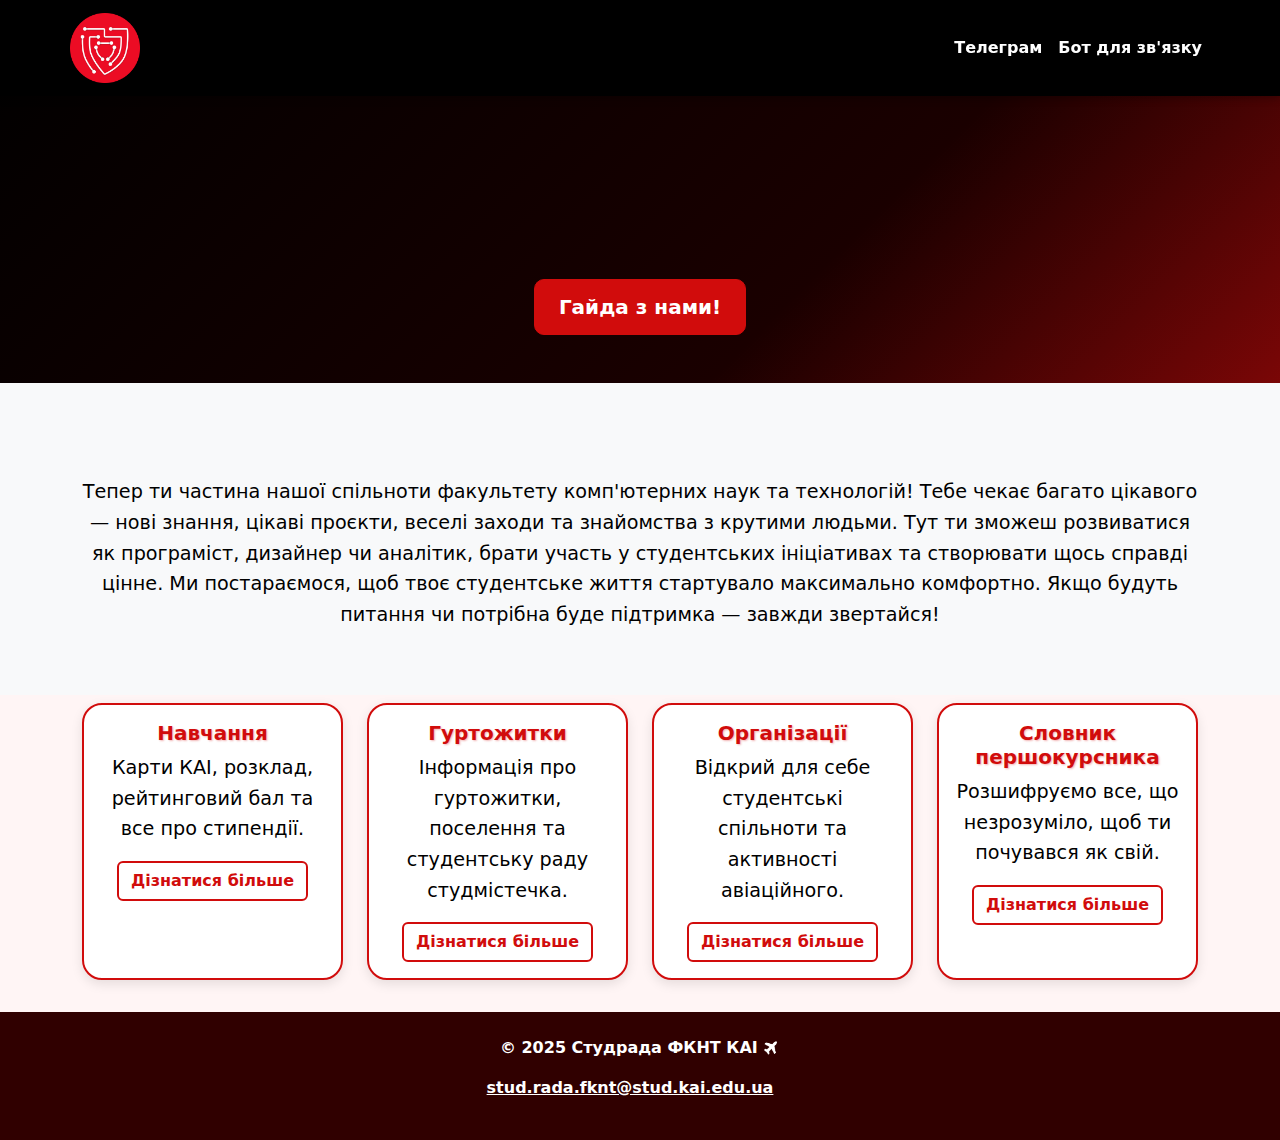
<file: index.html>
<!DOCTYPE html>
<html lang="uk">
<head>
    <meta charset="UTF-8">
    <meta name="viewport" content="width=device-width, initial-scale=1.0">
    <title>Студрада ФКНТ | Першокурснику</title>
    <link href="https://cdn.jsdelivr.net/npm/bootstrap@5.3.2/dist/css/bootstrap.min.css" rel="stylesheet">
    <link rel="stylesheet" href="style/style.css">
</head>

<body>
    <!-- шапка -->
    <header class="header-fixed text-white">
        <nav class="navbar navbar-expand-lg navbar-dark container">
            <a class="navbar-brand" href="index.html">
                <img src="assets/logo.png" alt="Логотип ФКНТ" class="logo">
            </a>
            <button class="navbar-toggler" type="button" data-bs-toggle="collapse" data-bs-target="#navbarNav">
                <span class="navbar-toggler-icon"></span>
            </button>
            <div class="collapse navbar-collapse" id="navbarNav">
                <ul class="navbar-nav ms-auto">
                    <li class="nav-item">
                        <a class="nav-link contact-link" href="https://t.me/sr_fknt">Телеграм</a>
                    </li>
                    <li class="nav-item">
                        <a class="nav-link contact-link" href="https://t.me/sr_fcst_bot">Бот для зв'язку</a>
                    </li>
                    <!--<li class="nav-item">
                        <a class="nav-link contact-link" href="contacts.html">Контакти</a>
                    </li>-->
                </ul>
            </div>
        </nav>
    </header>

    <!-- герой-секція -->
    <section class="hero text-center py-5">
        <div class="container position-relative">
            <h1 class="display-3 text-white fw-bold animate-text">ВЗЛІТАЙ З ФКНТ!<img src="assets/plane.png" alt="Літак" class="plane-icon"></h1>
            <p class="lead text-white animate-text" style="animation-delay: 0.3s;">Все для першокурсників: навчання, гуртожиток, організації та поширені питання!</p>
            <a href="#info" class="btn btn-fknt-red btn-lg shine-effect">Гайда з нами!</a>
        </div>
    </section>

    <!-- загальна інформація -->
    <section id="info" class="py-5 bg-light text-center">
        <div class="container">
            <h2 class="text-fknt-red fw-bold animate-text">Вітаємо вас на борту ФКНТ!</h2>
            <p class="info-text">Тепер ти частина нашої спільноти факультету комп'ютерних наук та технологій! 
                Тебе чекає багато цікавого — нові знання, цікаві проєкти, веселі заходи та знайомства з крутими людьми. 
                Тут ти зможеш розвиватися як програміст, дизайнер чи аналітик, брати участь у студентських ініціативах та 
                створювати щось справді цінне. Ми постараємося, щоб твоє студентське життя стартувало максимально комфортно. 
                Якщо будуть питання чи потрібна буде підтримка — завжди звертайся!
            </p>
        </div>
    </section>

   
    <!-- швидкі посилання -->
    <section class="py-2 bg-fknt-light">
        <div class="container">
            <div class="row">
                <div class="col-md-3 mb-4">
                    <div class="card h-100 fknt-card">
                        <div class="card-body text-center">
                            <h5 class="card-title text-fknt-red">Навчання</h5>
                            <p class="info-text">Карти КАІ, розклад, рейтинговий бал та все про стипендії.</p>
                            <a href="learning.html" class="btn btn-outline-fknt-red shine-effect">Дізнатися більше</a>
                        </div>
                    </div>
                </div>
                <div class="col-md-3 mb-4">
                    <div class="card h-100 fknt-card">
                        <div class="card-body text-center">
                            <h5 class="card-title text-fknt-red">Гуртожитки</h5>
                            <p class="info-text">Інформація про гуртожитки, поселення та студентську раду студмістечка.</p>
                            <a href="dormitory.html" class="btn btn-outline-fknt-red shine-effect">Дізнатися більше</a>
                        </div>
                    </div>
                </div>
                <div class="col-md-3 mb-4">
                    <div class="card h-100 fknt-card">
                        <div class="card-body text-center">
                            <h5 class="card-title text-fknt-red">Організації</h5>
                            <p class="info-text">Відкрий для себе студентські спільноти та активності авіаційного.<br></p>
                            <a href="organizations.html" class="btn btn-outline-fknt-red shine-effect">Дізнатися більше</a>
                        </div>
                    </div>
                </div>
                <div class="col-md-3 mb-4">
                    <div class="card h-100 fknt-card">
                        <div class="card-body text-center">
                            <h5 class="card-title text-fknt-red">Словник першокурсника</h5>
                            <p class="info-text">Розшифруємо все, що незрозуміло, щоб ти почувався як свій.<br></p>
                            <a href="faq.html" class="btn btn-outline-fknt-red shine-effect">Дізнатися більше</a>
                        </div>
                    </div>
                </div>
            </div>
        </div>
    </section>

    <!-- футер -->
    <footer class="text-center py-4 text-white bg-fknt-dark">
        <div class="container">
            <p class="fw-bold">© 2025 Студрада ФКНТ КАІ<img src="assets/plane.png" alt="Літак" class="plane-icon"></p>
            <p>
                <a class="footer-contact" href="mailto:stud.rada.fknt@stud.kai.edu.ua">stud.rada.fknt@stud.kai.edu.ua</a>
            </p>
        </div>
    </footer>

    <script src="https://cdn.jsdelivr.net/npm/bootstrap@5.3.2/dist/js/bootstrap.bundle.min.js"></script>
    <script src="js/scripts.js"></script>
</body>
</html>
</file>
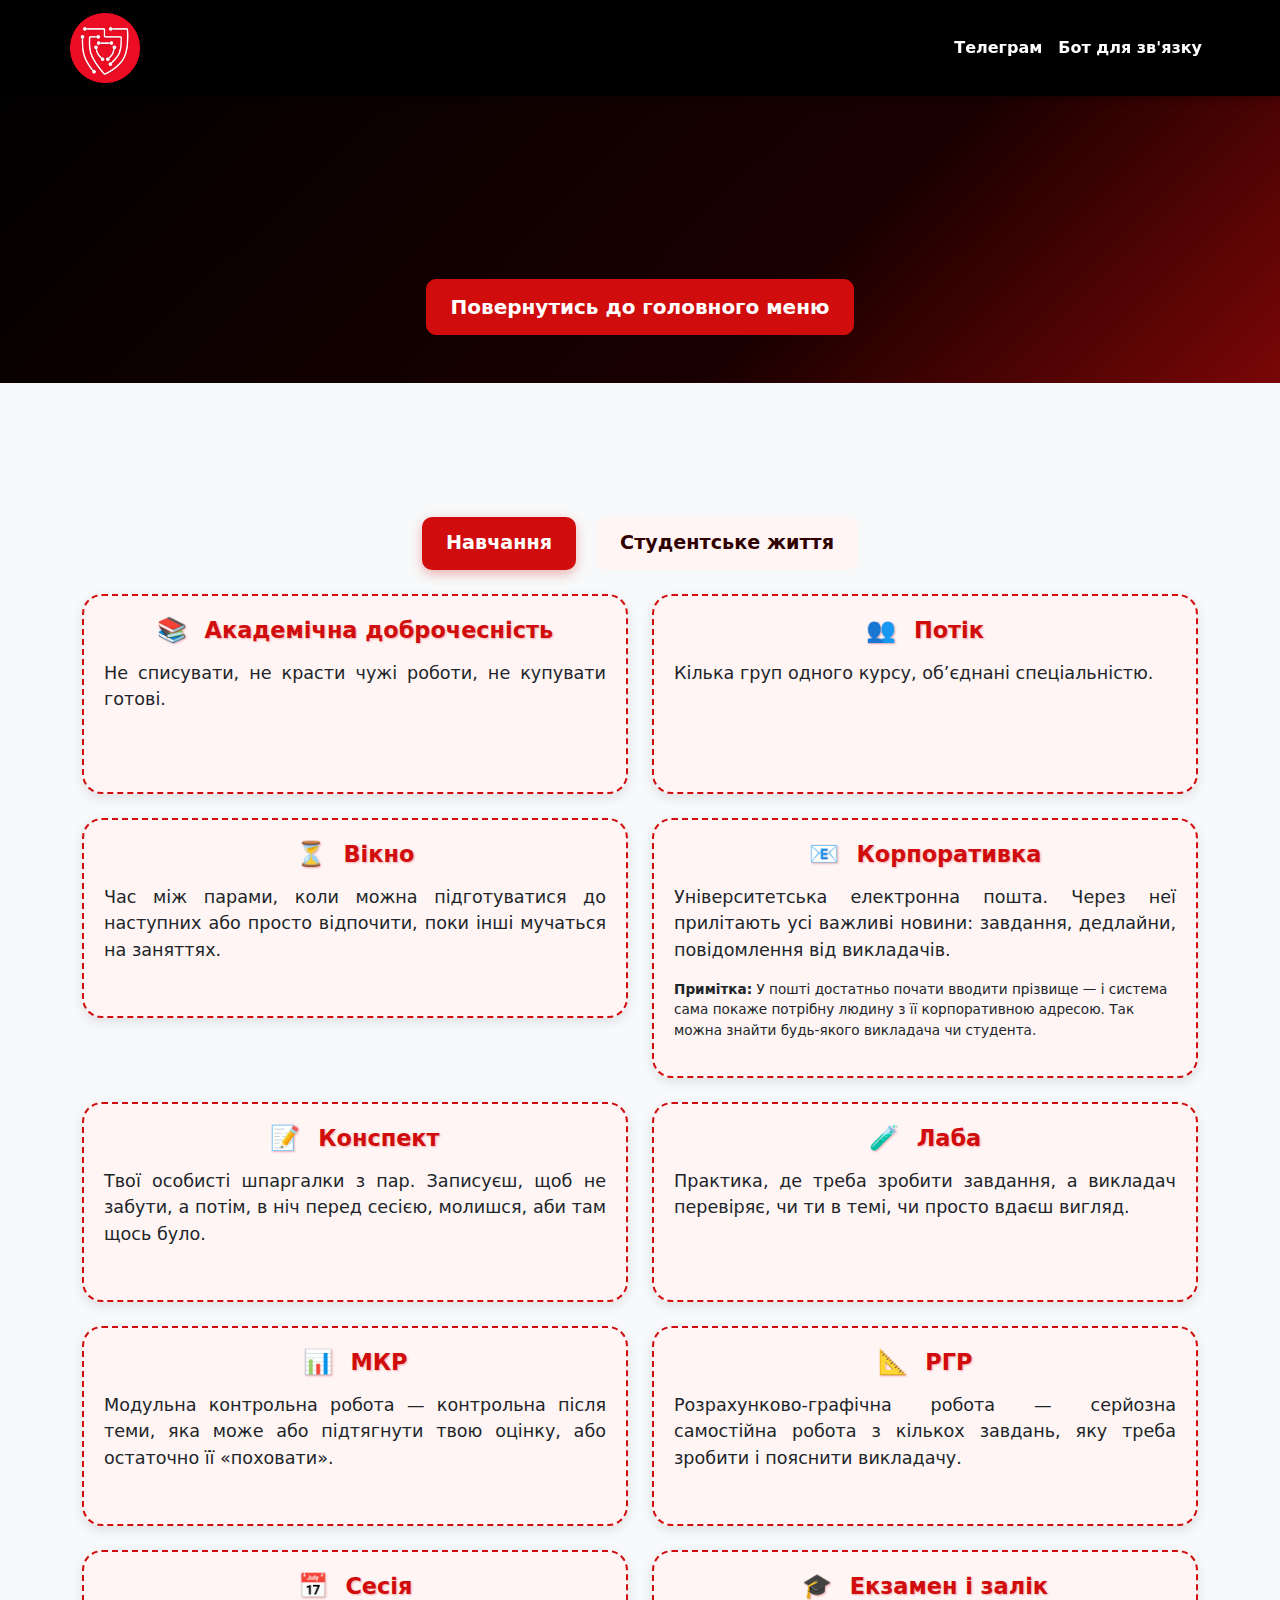
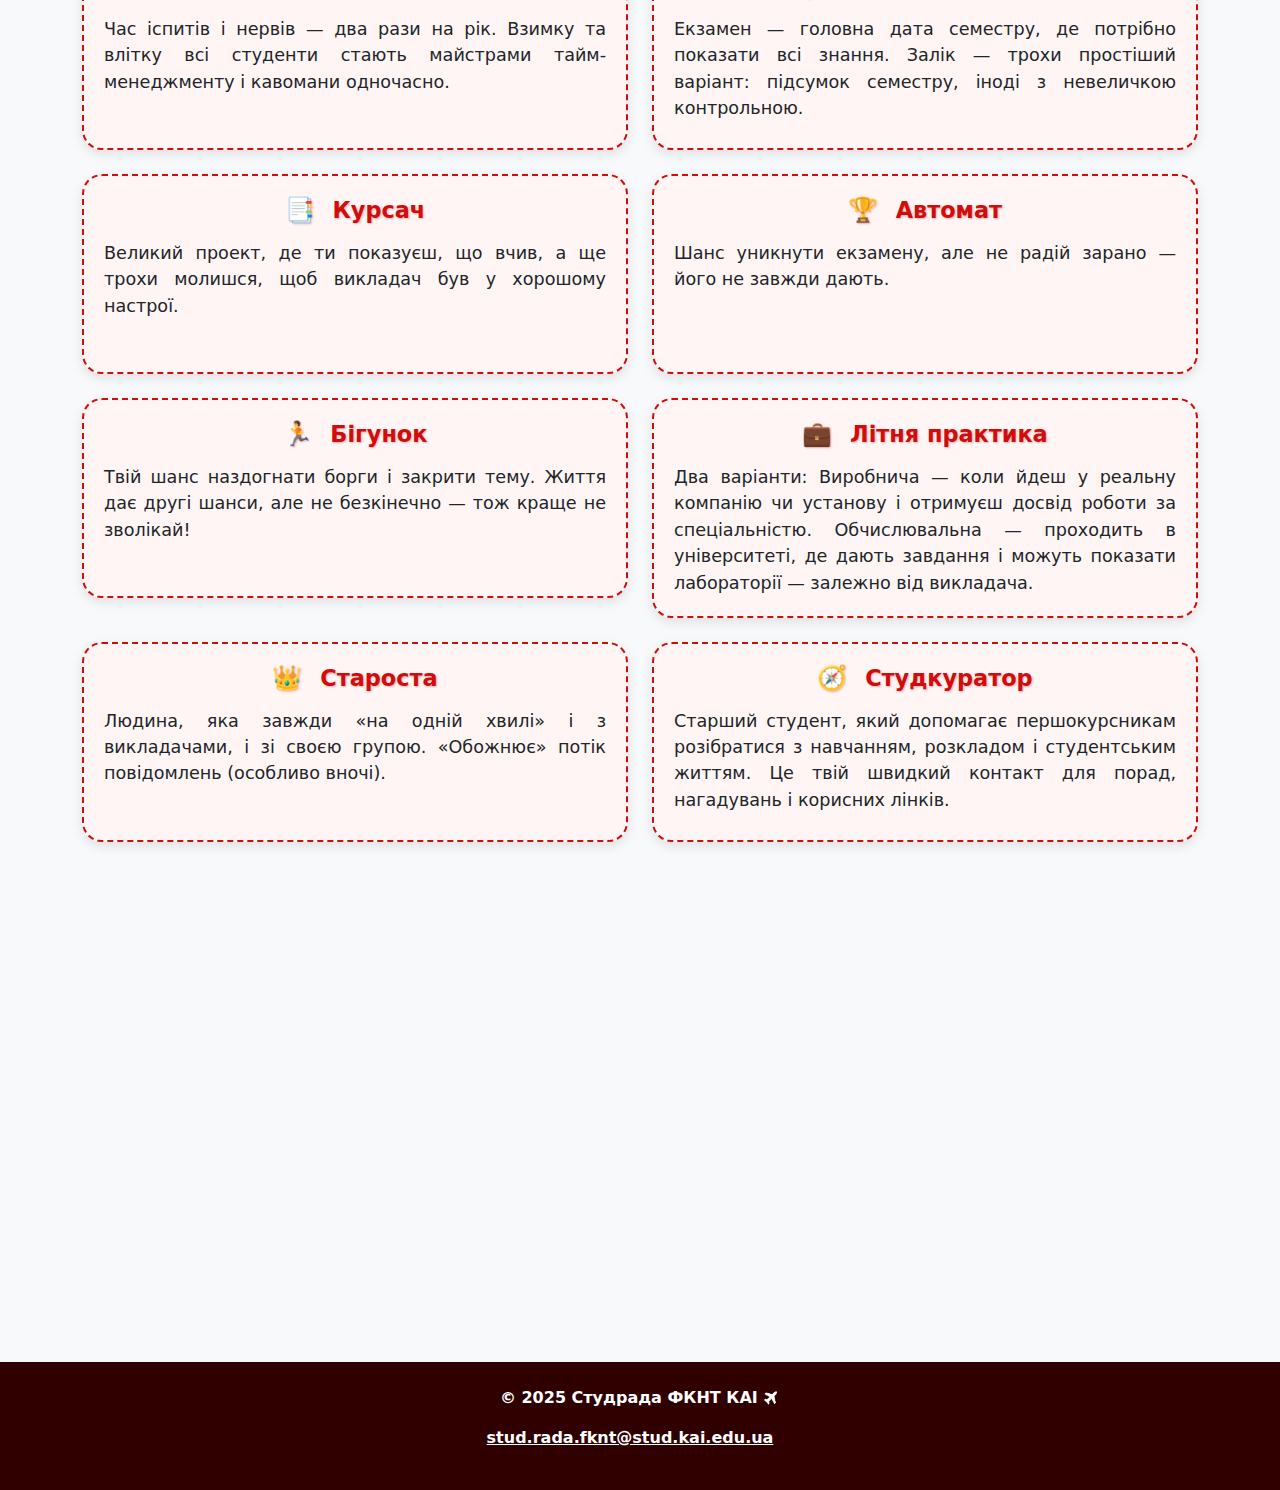
<file: faq.html>
<!DOCTYPE html>
<html lang="uk">
<head>
    <meta charset="UTF-8">
    <meta name="viewport" content="width=device-width, initial-scale=1.0">
    <title>Студрада ФКНТ | Поширені запитання</title>
    <link href="https://cdn.jsdelivr.net/npm/bootstrap@5.3.2/dist/css/bootstrap.min.css" rel="stylesheet">
    <link rel="stylesheet" href="style/style.css">
</head>

<body>
    <!-- шапка -->
    <header class="header-fixed text-white">
        <nav class="navbar navbar-expand-lg navbar-dark container">
            <a class="navbar-brand" href="index.html">
                <img src="assets/logo.png" alt="Логотип ФКНТ" class="logo">
            </a>
            <button class="navbar-toggler" type="button" data-bs-toggle="collapse" data-bs-target="#navbarNav">
                <span class="navbar-toggler-icon"></span>
            </button>
            <div class="collapse navbar-collapse" id="navbarNav">
                <ul class="navbar-nav ms-auto">
                    <li class="nav-item">
                        <a class="nav-link contact-link" href="https://t.me/sr_fknt">Телеграм</a>
                    </li>
                    <li class="nav-item">
                        <a class="nav-link contact-link" href="https://t.me/sr_fcst_bot">Бот для зв'язку</a>
                    </li>
                    <!--<li class="nav-item">
                        <a class="nav-link contact-link" href="contacts.html">Контакти</a>
                    </li>-->
                </ul>
            </div>
        </nav>
    </header>

    <!-- герой-секція -->
    <section class="hero text-center py-5">
        <div class="container position-relative">
            <h1 class="display-3 text-white fw-bold animate-text">Що це означає?<img src="assets/plane.png" alt="Літак" class="plane-icon"></h1>
            <p class="lead text-white animate-text" style="animation-delay: 0.3s;">Тлумачимо всі слова, які чутимеш у перші тижні навчання.</p>
            <a href="index.html" class="btn btn-fknt-red btn-lg shine-effect">Повернутись до головного меню</a>
        </div>
    </section>

    <!-- інформація про FAQ -->
    <section id="faq-info" class="py-5 bg-light">
        <div class="container">
            <h2 class="text-fknt-red fw-bold text-center mb-5 animate-text">Дізнайся все про ФКНТ!</h2>
            <ul class="nav nav-tabs mb-4 justify-content-center" id="faqTabs" role="tablist">
                <li class="nav-item">
                    <button class="nav-link active" id="learning-tab" data-bs-toggle="tab" data-bs-target="#learning" role="tab">Навчання</button>
                </li>
                <li class="nav-item">
                    <button class="nav-link" id="student-life-tab" data-bs-toggle="tab" data-bs-target="#student-life" role="tab">Студентське життя</button>
                </li>
            </ul>
            <div class="tab-content" id="faqTabContent">
                <!-- Навчання -->
                <div class="tab-pane fade show active" id="learning" role="tabpanel" aria-labelledby="learning-tab">
                    <div class="row faq-row">
                        <div class="col-md-6 mb-4">
                            <div class="fknt-card faq-card">
                                <div class="card-body">
                                    <h5 class="card-title text-fknt-red"><span class="faq-icon">📚</span> Академічна доброчесність</h5>
                                    <p class="card-text">Не списувати, не красти чужі роботи, не купувати готові.</p>
                                </div>
                            </div>
                        </div>
                        <div class="col-md-6 mb-4">
                            <div class="fknt-card faq-card">
                                <div class="card-body">
                                    <h5 class="card-title text-fknt-red"><span class="faq-icon">👥</span> Потік</h5>
                                    <p class="card-text">Кілька груп одного курсу, об’єднані спеціальністю.</p>
                                </div>
                            </div>
                        </div>
                        <div class="col-md-6 mb-4">
                            <div class="fknt-card faq-card">
                                <div class="card-body">
                                    <h5 class="card-title text-fknt-red"><span class="faq-icon">⏳</span> Вікно</h5>
                                    <p class="card-text">Час між парами, коли можна підготуватися до наступних або просто відпочити, поки інші мучаться на заняттях.</p>
                                </div>
                            </div>
                        </div>
                        <div class="col-md-6 mb-4">
                            <div class="fknt-card faq-card">
                                <div class="card-body">
                                    <h5 class="card-title text-fknt-red"><span class="faq-icon">📧</span> Корпоративка</h5>
                                    <p class="card-text">Університетська електронна пошта. Через неї прилітають усі важливі новини: завдання, дедлайни, повідомлення від викладачів.</p>
                                    <p class="note" style="font-size: 0.85rem;"><strong>Примітка:</strong> У пошті достатньо почати вводити прізвище — і система сама покаже потрібну людину з її корпоративною адресою. Так можна знайти будь-якого викладача чи студента.</p>

                                </div>
                            </div>
                        </div>
                        <div class="col-md-6 mb-4">
                            <div class="fknt-card faq-card">
                                <div class="card-body">
                                    <h5 class="card-title text-fknt-red"><span class="faq-icon">📝</span> Конспект</h5>
                                    <p class="card-text">Твої особисті шпаргалки з пар. Записуєш, щоб не забути, а потім, в ніч перед сесією, молишся, аби там щось було.</p>
                                </div>
                            </div>
                        </div>
                        <div class="col-md-6 mb-4">
                            <div class="fknt-card faq-card">
                                <div class="card-body">
                                    <h5 class="card-title text-fknt-red"><span class="faq-icon">🧪</span> Лаба</h5>
                                    <p class="card-text">Практика, де треба зробити завдання, а викладач перевіряє, чи ти в темі, чи просто вдаєш вигляд.</p>
                                </div>
                            </div>
                        </div>
                        <div class="col-md-6 mb-4">
                            <div class="fknt-card faq-card">
                                <div class="card-body">
                                    <h5 class="card-title text-fknt-red"><span class="faq-icon">📊</span> МКР</h5>
                                    <p class="card-text">Модульна контрольна робота — контрольна після теми, яка може або підтягнути твою оцінку, або остаточно її «поховати».</p>
                                </div>
                            </div>
                        </div>
                        <div class="col-md-6 mb-4">
                            <div class="fknt-card faq-card">
                                <div class="card-body">
                                    <h5 class="card-title text-fknt-red"><span class="faq-icon">📐</span> РГР</h5>
                                    <p class="card-text">Розрахунково-графічна робота — серйозна самостійна робота з кількох завдань, яку треба зробити і пояснити викладачу.</p>
                                </div>
                            </div>
                        </div>
                        <div class="col-md-6 mb-4">
                            <div class="fknt-card faq-card">
                                <div class="card-body">
                                    <h5 class="card-title text-fknt-red"><span class="faq-icon">📅</span> Сесія</h5>
                                    <p class="card-text">Час іспитів і нервів — два рази на рік. Взимку та влітку всі студенти стають майстрами тайм-менеджменту і кавомани одночасно.</p>
                                </div>
                            </div>
                        </div>
                        <div class="col-md-6 mb-4">
                            <div class="fknt-card faq-card">
                                <div class="card-body">
                                    <h5 class="card-title text-fknt-red"><span class="faq-icon">🎓</span> Екзамен і залік</h5>
                                    <p class="card-text">Екзамен — головна дата семестру, де потрібно показати всі знання. Залік — трохи простіший варіант: підсумок семестру, іноді з невеличкою контрольною.</p>
                                </div>
                            </div>
                        </div>
                        <div class="col-md-6 mb-4">
                            <div class="fknt-card faq-card">
                                <div class="card-body">
                                    <h5 class="card-title text-fknt-red"><span class="faq-icon">📑</span> Курсач</h5>
                                    <p class="card-text">Великий проект, де ти показуєш, що вчив, а ще трохи молишся, щоб викладач був у хорошому настрої.</p>
                                </div>
                            </div>
                        </div>
                        <div class="col-md-6 mb-4">
                            <div class="fknt-card faq-card">
                                <div class="card-body">
                                    <h5 class="card-title text-fknt-red"><span class="faq-icon">🏆</span> Автомат</h5>
                                    <p class="card-text">Шанс уникнути екзамену, але не радій зарано — його не завжди дають.</p>
                                </div>
                            </div>
                        </div>
                        <div class="col-md-6 mb-4">
                            <div class="fknt-card faq-card">
                                <div class="card-body">
                                    <h5 class="card-title text-fknt-red"><span class="faq-icon">🏃</span> Бігунок</h5>
                                    <p class="card-text">Твій шанс наздогнати борги і закрити тему. Життя дає другі шанси, але не безкінечно — тож краще не зволікай!</p>
                                </div>
                            </div>
                        </div>
                        <div class="col-md-6 mb-4">
                            <div class="fknt-card faq-card">
                                <div class="card-body">
                                    <h5 class="card-title text-fknt-red"><span class="faq-icon">💼</span> Літня практика</h5>
                                    <p class="card-text">Два варіанти: Виробнича — коли йдеш у реальну компанію чи установу і отримуєш досвід роботи за спеціальністю. Обчислювальна — проходить в університеті, де дають завдання і можуть показати лабораторії — залежно від викладача.</p>
                                </div>
                            </div>
                        </div>
                        <div class="col-md-6 mb-4">
                            <div class="fknt-card faq-card">
                                <div class="card-body">
                                    <h5 class="card-title text-fknt-red"><span class="faq-icon">👑</span> Староста</h5>
                                    <p class="card-text">Людина, яка завжди «на одній хвилі» і з викладачами, і зі своєю групою. «Обожнює» потік повідомлень (особливо вночі).</p>
                                </div>
                            </div>
                        </div>
                        <div class="col-md-6 mb-4">
                            <div class="fknt-card faq-card">
                                <div class="card-body">
                                    <h5 class="card-title text-fknt-red"><span class="faq-icon">🧭</span> Студкуратор</h5>
                                    <p class="card-text">Старший студент, який допомагає першокурсникам розібратися з навчанням, розкладом і студентським життям. Це твій швидкий контакт для порад, нагадувань і корисних лінків.</p>
                                </div>
                            </div>
                        </div>
                        <div class="col-md-6 mb-4">
                            <div class="fknt-card faq-card">
                                <div class="card-body">
                                    <h5 class="card-title text-fknt-red"><span class="faq-icon">👨‍🏫</span> Куратор</h5>
                                    <p class="card-text">Викладач, який «веде» вашу групу: допомагає розібратися з навчанням, підказує, куди звертатися з питаннями, і стежить, щоб у групі все було ок.</p>
                                </div>
                            </div>
                        </div>
                        <div class="col-md-6 mb-4">
                            <div class="fknt-card faq-card">
                                <div class="card-body">
                                    <h5 class="card-title text-fknt-red"><span class="faq-icon">🏛️</span> Декан</h5>
                                    <p class="card-text">Керівник факультету, який займається організацією навчального процесу, призначенням викладачів і вирішенням питань на рівні факультету.</p>
                                </div>
                            </div>
                        </div>
                        <div class="col-md-6 mb-4">
                            <div class="fknt-card faq-card">
                                <div class="card-body">
                                    <h5 class="card-title text-fknt-red"><span class="faq-icon">🎓</span> Президент</h5>
                                    <p class="card-text">Вищий керівник університету, який відповідає за загальне управління навчальним закладом, стратегічні рішення та розвиток.</p>
                                </div>
                            </div>
                        </div>
                        <div class="col-md-6 mb-4">
                            <div class="fknt-card faq-card">
                                <div class="card-body">
                                    <h5 class="card-title text-fknt-red"><span class="faq-icon">🏢</span> Кафедра</h5>
                                    <p class="card-text">Місце, де твої викладачі планують, як навчити тебе всьому і трохи попсувати нерви оцінками.</p>
                                </div>
                            </div>
                        </div>
                    </div>
                </div>
                <!-- Студентське життя -->
                <div class="tab-pane fade" id="student-life" role="tabpanel" aria-labelledby="student-life-tab">
                    <div class="row faq-row">
                        <div class="col-md-6 mb-4">
                            <div class="fknt-card faq-card">
                                <div class="card-body">
                                    <h5 class="card-title text-fknt-red"><span class="faq-icon">➖</span> Мінуса</h5>
                                    <p class="card-text">Прізвисько першого курсу в КАІ, яке має давню історію. Коли форма була обов’язковою, на неї нашивалась смужка – позначка курсу. У 1-го була одна смужка — мінус. Форму відмінили, а прізвисько залишилось з нами назавжди.</p>
                                </div>
                            </div>
                        </div>

                       <div class="col-md-6 mb-4">
                            <div class="fknt-card faq-card">
                                <div class="card-body">
                                    <h5 class="card-title text-fknt-red"><span class="faq-icon">🗣️</span>Студрада ФКНТ</h5>
                                    <p class="card-text">Команда студентів, яка робить життя факультету цікавішим: від івентів та до захисту твоїх прав.
                                         Це ті, хто завжди в курсі всього,
                                        що відбувається, і можуть підказати, до кого звернутися з будь-яким питанням.</p>
                                </div>
                            </div>
                        </div>

                       <div class="col-md-6 mb-4">
                            <div class="fknt-card faq-card">
                                <div class="card-body">
                                    <h5 class="card-title text-fknt-red"><span class="faq-icon">🎭</span> ТОСА ФКНТ</h5>
                                    <p class="card-text">Творче Об’єднання Студентів і Аспірантів, де можна співати, танцювати, знімати відео, жартувати або просто відриватися з однодумцями. Якщо хочеш трохи сцени й драйву в своєму житті — тобі сюди.</p>
                                </div>
                            </div>
                        </div>                        

                       <div class="col-md-6 mb-4">
                            <div class="fknt-card faq-card">
                                <div class="card-body">
                                    <h5 class="card-title text-fknt-red"><span class="faq-icon">💡</span> НауХаб</h5>
                                    <p class="card-text">Затишний простір для навчання, ігор, проєктів і тусовок. Тут є коворкінг, клуби за інтересами і купа івентів. Можна прийти просто з ноутом, а можна — залишитися в команді та робити круті заходи самому.</p>
                                </div>
                            </div>
                        </div>

                        <div class="col-md-6 mb-4">
                            <div class="fknt-card faq-card">
                                <div class="card-body">
                                    <h5 class="card-title text-fknt-red"><span class="faq-icon">🧮</span> Примати</h5>
                                    <p class="card-text">Студенти ПРИкладної МАТематики. Наш маскот — мавпочка, тому її часто можна побачити на символіці ТОСИ та факультету.</p>
                                </div>
                            </div>
                        </div>
                        <div class="col-md-6 mb-4">
                            <div class="fknt-card faq-card">
                                <div class="card-body">
                                    <h5 class="card-title text-fknt-red"><span class="faq-icon">☕</span> Шара</h5>
                                    <p class="card-text">Місце біля 3-го гуртожитку і Форсажа, де студенти збираються на відпочинок… і тільки не з кавою.</p>
                                </div>
                            </div>
                        </div>
                        <div class="col-md-6 mb-4">
                            <div class="fknt-card faq-card">
                                <div class="card-body">
                                    <h5 class="card-title text-fknt-red"><span class="faq-icon">🪟</span> Акваріум</h5>
                                    <p class="card-text">Загальна кімната в 3-му гуртожитку, де майже всі стіни скляні (окрім однієї), тому її так і назвали. Тут можна посидіти з ноутбуком, повчитися або просто відпочити.</p>
                                </div>
                            </div>
                        </div>
                        <div class="col-md-6 mb-4">
                            <div class="fknt-card faq-card">
                                <div class="card-body">
                                    <h5 class="card-title text-fknt-red"><span class="faq-icon">🛋️</span> Папай</h5>
                                    <p class="card-text">Простір в 7-му гуртожитку для відпочинку і навчання.</p>
                                </div>
                            </div>
                        </div>
                        <div class="col-md-6 mb-4">
                            <div class="fknt-card faq-card">
                                <div class="card-body">
                                    <h5 class="card-title text-fknt-red"><span class="faq-icon">🏡</span> Колодязь</h5>
                                    <p class="card-text">Внутрішній дворик у 3-му корпусі. Зазвичай тут збираються студенти — відпочити або щось провести.</p>
                                </div>
                            </div>
                        </div>
                        <div class="col-md-6 mb-4">
                            <div class="fknt-card faq-card">
                                <div class="card-body">
                                    <h5 class="card-title text-fknt-red"><span class="faq-icon">🍔</span> Стінка</h5>
                                    <p class="card-text">Магазин за 3-м гуртожитком, де можна смачно поїсти (попросіть продавчиню розігріти паніні на грилі і буде вам щастя).</p>
                                </div>
                            </div>
                        </div>
                    </div>
                </div>
            </div>
        </div>
    </section>

    <!-- футер -->
    <footer class="text-center py-4 text-white bg-fknt-dark">
        <div class="container">
            <p class="fw-bold">© 2025 Студрада ФКНТ КАІ<img src="assets/plane.png" alt="Літак" class="plane-icon"></p>
            <p>
                <a class="footer-contact" href="mailto:stud.rada.fknt@stud.kai.edu.ua">stud.rada.fknt@stud.kai.edu.ua</a>
            </p>
        </div>
    </footer>

    <script src="https://cdn.jsdelivr.net/npm/bootstrap@5.3.2/dist/js/bootstrap.bundle.min.js"></script>
    <script src="js/scripts.js"></script>
</body>
</html>
</file>
<file: style/style.css>
/* Ресет стилів */
* {
    margin: 0;
    padding: 0;
    box-sizing: border-box;
}

/* Основні кольори */
:root {
    --fknt-red: #d10c0c;
    --fknt-light: #fff5f5;
    --fknt-dark: #300000;
    --light: #ffffff;
    --shadow: rgba(209, 12, 12, 0.3);
}

/* Фон для секцій */
.bg-fknt-red {
    background-color: var(--fknt-red);
}

.bg-fknt-dark {
    background-color: var(--fknt-dark);
}

.bg-fknt-light {
    background-color: var(--fknt-light);
}

/* Шапка */
.header-fixed {
    background-color: #000000 !important;
    position: sticky;
    top: 0;
    z-index: 1000;
    box-shadow: 0 2px 8px rgba(0, 0, 0, 0.3);
}

.navbar-nav .contact-link {
    color: var(--light);
    font-weight: 600;
    position: relative;
    padding-right: 25px;
    transition: all 0.3s ease;
}

.navbar-nav .contact-link:hover,
.navbar-nav .contact-link.active {
    color: var(--light);
    background-color: var(--fknt-red);
    border-radius: 5px;
    transform: scale(1.05);
}

/* Логотип */
.logo {
    height: 70px;
    transition: transform 0.3s ease-in-out;
}

.logo:hover {
    transform: scale(1.2) rotate(5deg);
}

/* Головний логотип організацій */
.org-main-logo {
    max-width: 150px;
    margin: 0 auto 20px;
    display: block;
    border-radius: 10px;
    transition: transform 0.3s ease;
}

.org-main-logo:hover {
    transform: scale(1.05);
}

/* Герой-секція */
.hero {
    background: #000000;
    background: linear-gradient(135deg, #000000, #1a0000, var(--fknt-red), var(--fknt-dark));
    background-size: 150% 150%;
    animation: gradientMove 8s ease infinite;
    color: var(--light);
    position: relative;
    overflow: hidden;
    padding: 100px 0;
    background-attachment: fixed;
}

/* Анімація тексту */
.animate-text {
    opacity: 0;
    transform: translateY(20px);
    animation: fadeInUp 0.6s ease-out forwards;
}

@keyframes fadeInUp {
    to {
        opacity: 1;
        transform: translateY(0);
    }
}

@keyframes gradientMove {
    0% { background-position: 0% 50%; }
    50% { background-position: 100% 50%; }
    100% { background-position: 0% 50%; }
}

/* Іконка літака в заголовку */
.plane-icon {
    height: 1.2em;
    vertical-align: middle;
    margin-left: 0.2em;
    transition: transform 0.3s ease-in-out;
}

.plane-icon:hover {
    transform: rotate(45deg) scale(1.2);
}

/* Заголовки */
h1, h2, h5 {
    color: var(--fknt-red);
    text-shadow: 2px 2px 4px var(--shadow);
    font-weight: 700;
}

/* Текст */
.text-fknt-red {
    color: var(--fknt-red);
    text-shadow: 1px 1px 2px var(--shadow);
}

.info-text {
    color: #000000;
    font-size: 1.2rem;
    line-height: 1.6;
}

.learning-text {
    font-size: 1.3rem;
    line-height: 1.7;
}

/* Гіперпосилання в тексті */
.hyperlink {
    color: var(--fknt-red);
    font-style: italic;
    text-decoration: none;
    transition: background-color 0.3s ease;
}

.hyperlink:hover {
    background-color: var(--fknt-light);
    border-radius: 3px;
}

/* Кнопки */
.btn-fknt-red {
    background-color: var(--fknt-red);
    border-color: var(--fknt-red);
    color: var(--light);
    font-weight: bold;
    padding: 12px 24px;
    border-radius: 10px;
    transition: all 0.3s ease;
    position: relative;
    overflow: hidden;
}

.btn-fknt-red:hover {
    background-color: var(--light);
    color: var(--fknt-red);
    box-shadow: 0 4px 12px var(--shadow);
    transform: scale(1.05);
}

.btn-outline-fknt-red {
    border: 2px solid var(--fknt-red);
    color: var(--fknt-red);
    font-weight: bold;
    transition: all 0.3s ease;
}

.btn-outline-fknt-red:hover {
    background-color: var(--fknt-red);
    color: var(--light);
    box-shadow: 0 4px 12px var(--shadow);
    transform: scale(1.05);
}

/* Ефект блиску для кнопок */
.shine-effect {
    position: relative;
    overflow: hidden;
}

.shine-effect::before {
    content: '';
    position: absolute;
    top: 0;
    left: -100%;
    width: 50%;
    height: 100%;
    background: linear-gradient(to right, transparent, rgba(255, 255, 255, 0.3), transparent);
    transform: skewX(-25deg);
    transition: left 0.5s ease;
}

.shine-effect:hover::before {
    left: 150%;
}

.btn-learning {
    font-size: 1.4rem;
}

/* Картки */
.fknt-card {
    border: 2px solid var(--fknt-red);
    border-radius: 20px;
    background-color: var(--light);
    transition: transform 0.2s ease, box-shadow 0.2s ease;
    overflow: hidden;
    position: relative;
    box-shadow: 0 4px 12px rgba(0, 0, 0, 0.1);
}

.fknt-card:hover {
    transform: scale(1.03);
    box-shadow: 0 8px 16px var(--shadow);
}

/* Картки FAQ */
.faq-card {
    border: 2px dashed var(--fknt-red);
    background-color: var(--fknt-light);
    transition: transform 0.2s ease, box-shadow 0.2s ease, background-color 0.1s ease;
    min-height: 200px;
    padding: 20px;
}

.faq-card:hover {
    transform: translateY(-5px);
    box-shadow: 0 8px 16px var(--shadow);
    background-color: var(--light);
}

.faq-card .card-title {
    font-size: 1.4rem;
    margin-bottom: 15px;
    text-align: center;
}

.faq-card .card-text {
    font-size: 1.1rem;
    line-height: 1.5;
    text-align: justify;
}

.faq-icon {
    font-size: 1.5rem;
    margin-right: 10px;
}

/* Логотипи організацій */
.org-logo {
    max-width: 100px;
    margin: 10px; /* Відступи з усіх боків */
    border-radius: 10px;
    transition: transform 0.3s ease;
    float: left; /* Логотип ліворуч */
    shape-outside: inset(0); /* Обтікання за контуром зображення */
}

.org-logo:hover {
    transform: scale(1.05);
}

/* Зображення організацій */
.org-image {
    max-width: 100%;
    border-radius: 10px;
    margin-top: 15px;
    transition: transform 0.3s ease;
}

.org-image:hover {
    transform: scale(1.03);
}

/* Акордеон */
.fknt-accordion {
    border-radius: 20px;
    overflow: hidden;
}

.fknt-accordion .accordion-item {
    background-color: transparent;
    border: 2px solid var(--fknt-red);
    margin-bottom: 15px;
    border-radius: 12px;
    transition: transform 0.3s ease, box-shadow 0.3s ease;
}

.fknt-accordion .accordion-item:hover {
    transform: translateY(-3px);
    box-shadow: 0 6px 12px var(--shadow);
}

.fknt-accordion .accordion-button {
    background: var(--light);
    color: var(--fknt-red);
    font-weight: bold;
    font-size: 1.3rem;
    padding: 12px 20px;
    border-radius: 12px;
    position: relative;
    transition: all 0.3s ease;
    box-shadow: 0 2px 8px var(--shadow);
}

.fknt-accordion .accordion-button:not(.collapsed) {
    background: var(--fknt-red);
    color: var(--light);
    border-radius: 12px 12px 0 0;
}

.fknt-accordion .accordion-button:hover {
    box-shadow: 0 4px 12px var(--shadow);
    transform: translateY(-2px);
}

.fknt-accordion .accordion-button:focus {
    outline: none;
    box-shadow: 0 0 0 3px rgba(209, 12, 12, 0.2);
}

.fknt-accordion .accordion-button::after {
    background-image: url('data:image/svg+xml;utf8,<svg xmlns="http://www.w3.org/2000/svg" viewBox="0 0 24 24" fill="white"><path d="M12 15.5l-6-6 1.41-1.41L12 12.67l4.59-4.58L18 9.5l-6 6z"/></svg>');
    background-size: contain;
    width: 1.5em;
    height: 1.5em;
    transition: transform 0.3s ease;
}

.fknt-accordion .accordion-button:not(.collapsed)::after {
    transform: rotate(180deg);
}

.fknt-accordion .accordion-body {
    background: var(--fknt-light);
    border-radius: 0 0 12px 12px;
    padding: 20px;
    box-shadow: 0 4px 12px rgba(0, 0, 0, 0.1);
}

/* Формула та примітки */
.fknt-formula {
    background-color: var(--fknt-light);
    border: 2px dashed var(--fknt-red);
    border-radius: 10px;
    font-size: 1.3rem;
    font-weight: 600;
    transition: transform 0.3s ease;
    overflow: hidden;
}

.fknt-formula:hover {
    transform: scale(1.03);
}

/* Блоки гуртожитків */
.fknt-dorm-block {
    display: flex;
    flex-direction: column;
    justify-content: space-between;
    min-height: 160px;
    background-color: var(--fknt-light);
    border: 2px dashed var(--fknt-red);
    border-radius: 10px;
    font-size: 1.1rem;
    font-weight: 500;
    transition: transform 0.3s ease, box-shadow 0.3s ease;
    overflow: hidden;
    position: relative;
}

.fknt-dorm-block:hover {
    transform: scale(1.03);
    box-shadow: 0 6px 12px var(--shadow);
}

.fknt-dorm-block:hover::before {
    opacity: 1;
}

/* Зображення */
.fknt-image {
    border-radius: 15px;
    transition: transform 0.3s ease, opacity 0.3s ease;
    overflow: hidden;
    cursor: pointer;
}

.fknt-image:hover {
    transform: scale(1.03);
    opacity: 0.9;
}

/* Контейнер для галереї */
.org-gallery {
    margin-top: 20px;
}

.org-gallery .row {
    display: flex;
    flex-wrap: wrap;
    justify-content: center;
}

.org-gallery img {
    width: 100%;
    height: auto;
    object-fit: cover;
    border: 2px solid var(--fknt-red);
    border-radius: 10px;
    box-shadow: 0 2px 8px var(--shadow);
}

/* Підписи до зображень */
.gallery-caption {
    font-size: 1rem;
    color: #000000;
    text-align: center;
    margin-top: 10px;
    font-weight: 500;
}

/* Модальне вікно */
.fknt-modal {
    border: none; /* Прибираємо рамку */
    background-color: rgba(0, 0, 0, 0.3); /* Дуже прозорий чорний фон */
    box-shadow: none; /* Прибираємо тінь для чистого вигляду */
}

.fknt-modal .btn-close {
    filter: invert(1); /* Біла кнопка закриття */
    position: absolute;
    top: 10px;
    right: 10px;
    z-index: 1050;
}

.fknt-modal .modal-body {
    padding: 0; /* Без відступів */
    display: flex;
    align-items: center;
    justify-content: center;
    height: 100vh; /* Повна висота екрана */
    background-color: transparent; /* Прозорий фон */
}

.fknt-modal .modal-image {
    max-width: 100%;
    max-height: 100%;
    width: auto;
    height: auto;
    object-fit: contain; /* Зберігаємо пропорції */
    border: 2px solid var(--fknt-red);
    border-radius: 10px;
}

/* Контакти у футері */
.footer-contact {
    color: var(--light);
    text-decoration: underline;
    font-weight: 600;
    position: relative;
    padding-right: 20px;
    transition: all 0.3s ease;
}

.footer-contact:hover {
    color: var(--light);
    background-color: var(--fknt-red);
    border-radius: 5px;
    text-decoration: none;
}

.footer-contact::after {
    content: ' ✈️';
    position: absolute;
    right: 5px;
    top: 50%;
    transform: translateY(-50%);
    opacity: 0;
    transition: opacity 0.3s, transform 0.3s;
}

.footer-contact:hover::after {
    opacity: 1;
    transform: translateY(-50%) rotate(45deg);
}

/* Адаптивність */
@media (max-width: 768px) {
    .logo {
        height: 50px;
    }

    .hero {
        padding: 60px 0;
        background-attachment: scroll;
    }

    h1.display-3 {
        font-size: 2.2rem;
    }

    .btn-fknt-red {
        padding: 10px 20px;
    }

    .fknt-card:hover {
        transform: scale(1.02);
    }

    .navbar-nav .contact-link {
        padding-right: 15px;
        font-size: 1rem;
    }

    .footer-contact {
        font-size: 0.9rem;
    }

    .plane-icon {
        height: 1em;
    }

    .info-text {
        font-size: 1.1rem;
    }

    .learning-text {
        font-size: 1.1rem;
    }

    .fknt-accordion .accordion-button {
        font-size: 1.1rem;
        border-radius: 10px;
        padding: 10px 15px;
    }

    .fknt-accordion .accordion-button:not(.collapsed) {
        border-radius: 10px 10px 0 0;
    }

    .fknt-accordion .accordion-body {
        border-radius: 0 0 10px 10px;
        padding: 15px;
    }

    .fknt-formula {
        font-size: 1.1rem;
    }

    .fknt-dorm-block {
        min-height: 200px;
        font-size: 1rem;
    }

    .btn-learning {
        font-size: 1.2rem;
    }

    .faq-card {
        min-height: 250px;
        padding: 15px;
    }

    .faq-card .card-title {
        font-size: 1.2rem;
        margin-bottom: 10px;
        text-align: center;
    }

    .faq-card .card-text {
        font-size: 1rem;
        line-height: 1.4;
        text-align: justify;
    }

    .faq-icon {
        font-size: 1.2rem;
        margin-right: 8px;
    }

    .org-main-logo, .org-logo {
        max-width: 80px;
    }

    .org-gallery img {
        max-width: 100%;
    }

    .gallery-caption {
        font-size: 0.9rem;
    }

    .fknt-modal .modal-body {
        height: 100vh; /* Повна висота на мобільних */
    }
}

/* Стилі для табів */
.nav-tabs {
    border-bottom: none;
}

.nav-tabs .nav-link {
    color: var(--fknt-dark);
    font-weight: 600;
    font-size: 1.2rem;
    border: none;
    border-radius: 10px;
    padding: 12px 24px;
    margin: 0 10px;
    background-color: var(--fknt-light);
    transition: all 0.3s ease;
}

.nav-tabs .nav-link.active {
    background-color: var(--fknt-red);
    color: var(--light);
    box-shadow: 0 4px 12px var(--shadow);
}

.nav-tabs .nav-link:hover {
    background-color: var(--fknt-red);
    color: var(--light);
    box-shadow: 0 4px 12px var(--shadow);
    transform: scale(1.05);
}

.nav-tabs .nav-link:focus {
    outline: none;
    box-shadow: 0 0 0 3px rgba(209, 12, 12, 0.2);
}

/* Картки для приміток */
.fknt-note-card {
    border: 2px dashed var(--fknt-red);
    border-radius: 20px;
    background-color: var(--fknt-light);
    transition: transform 0.4s ease, box-shadow 0.4s ease, background-color 0.3s ease;
    padding: 20px;
    text-align: center;
    box-shadow: 0 4px 12px rgba(0, 0, 0, 0.1);
}

.fknt-note-card:hover {
    transform: translateY(-5px);
    box-shadow: 0 8px 16px var(--shadow);
    background-color: var(--light);
}

.fknt-note-card .card-title {
    font-size: 1.3rem;
    line-height: 1.7;
    margin-bottom: 0;
    color: #000;
    font-weight: 400;
    text-align: center;
}

.fknt-note-card .note-label {
    font-weight: 700;
    color: var(--fknt-red);
}

.fknt-note-card .faq-icon {
    font-size: 1.5rem;
    margin-right: 10px;
}

/* Адаптивність для карток приміток */
@media (max-width: 768px) {
    .fknt-note-card {
        padding: 15px;
    }

    .fknt-note-card .card-title {
        font-size: 1.1rem;
        line-height: 1.7;
        text-align: center;
    }

    .fknt-note-card .faq-icon {
        font-size: 1.2rem;
        margin-right: 8px;
    }
}

@media (max-width: 768px) {
    .org-logo {
        float: none; /* Вимикаємо обтікання */
        margin: 0 auto 15px; /* Центруємо логотип */
        display: block; /* Робимо логотип блоковим */
    }
}
</file>
